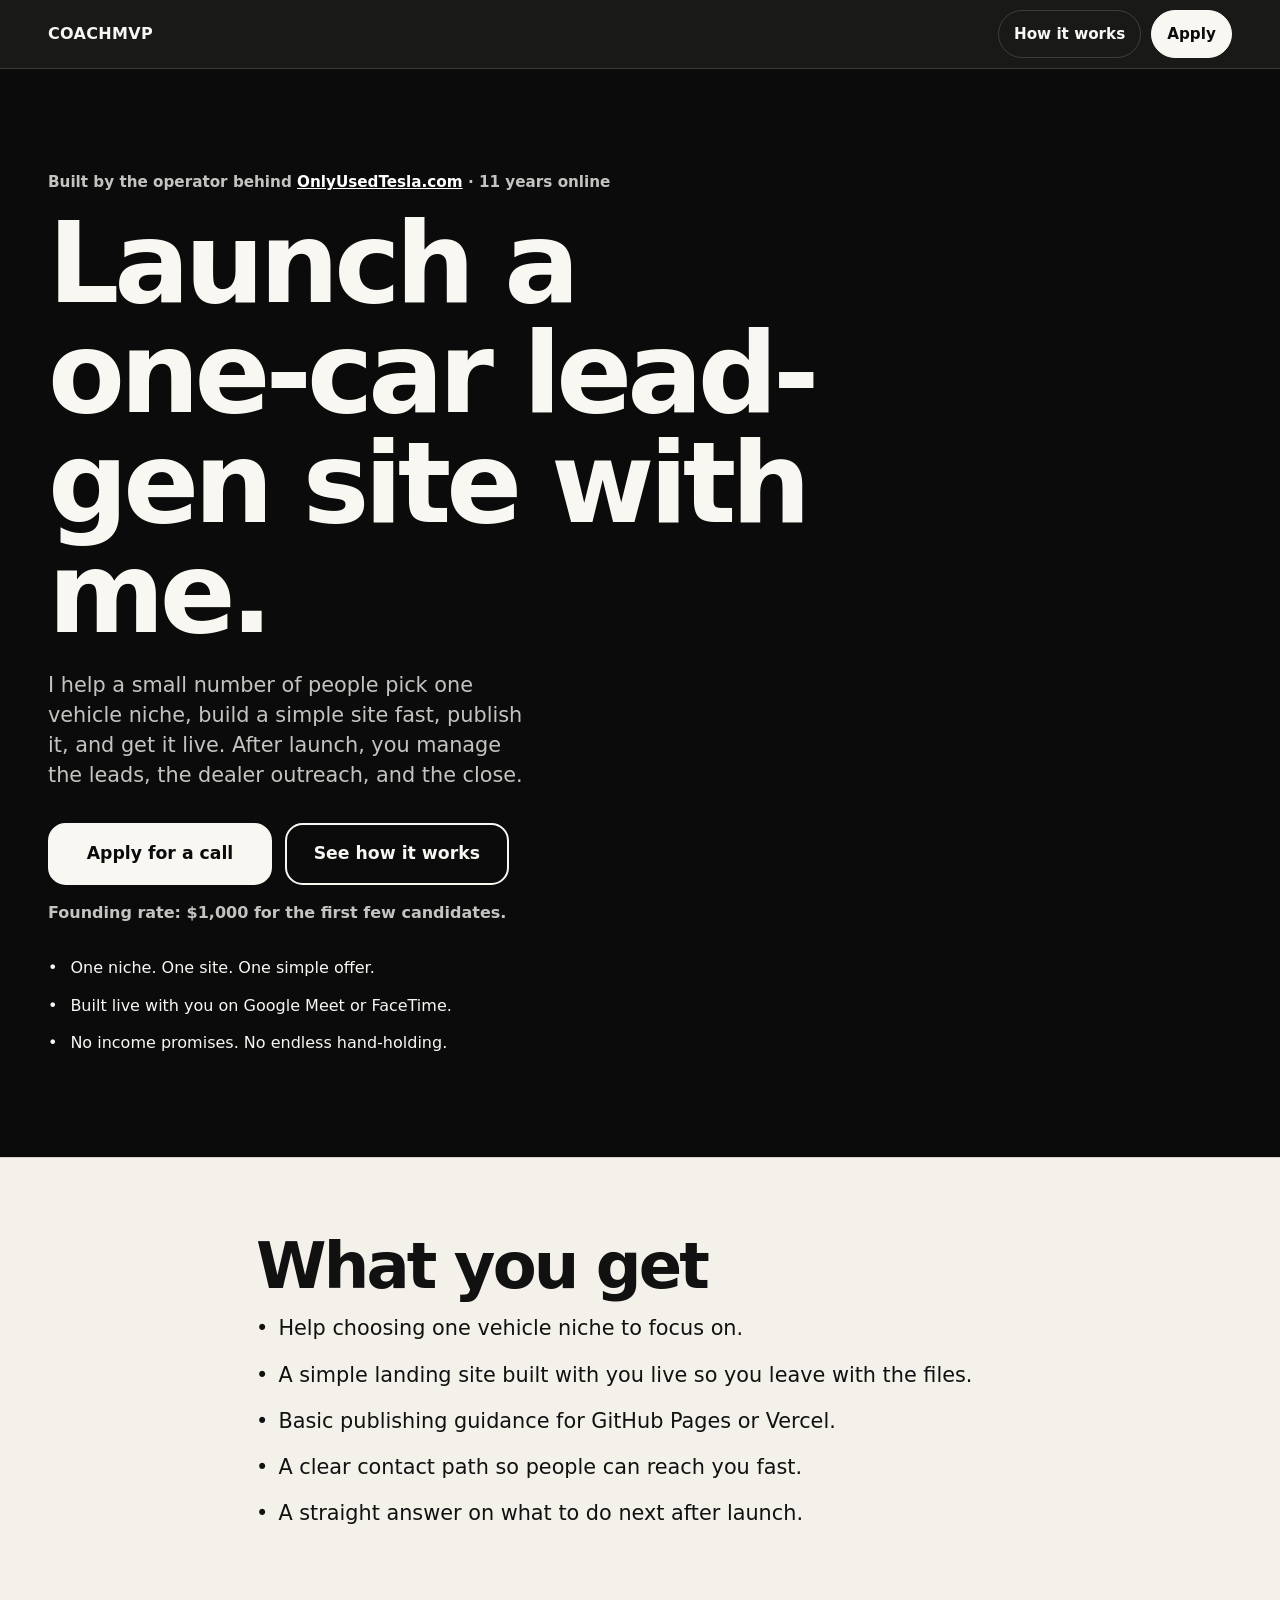
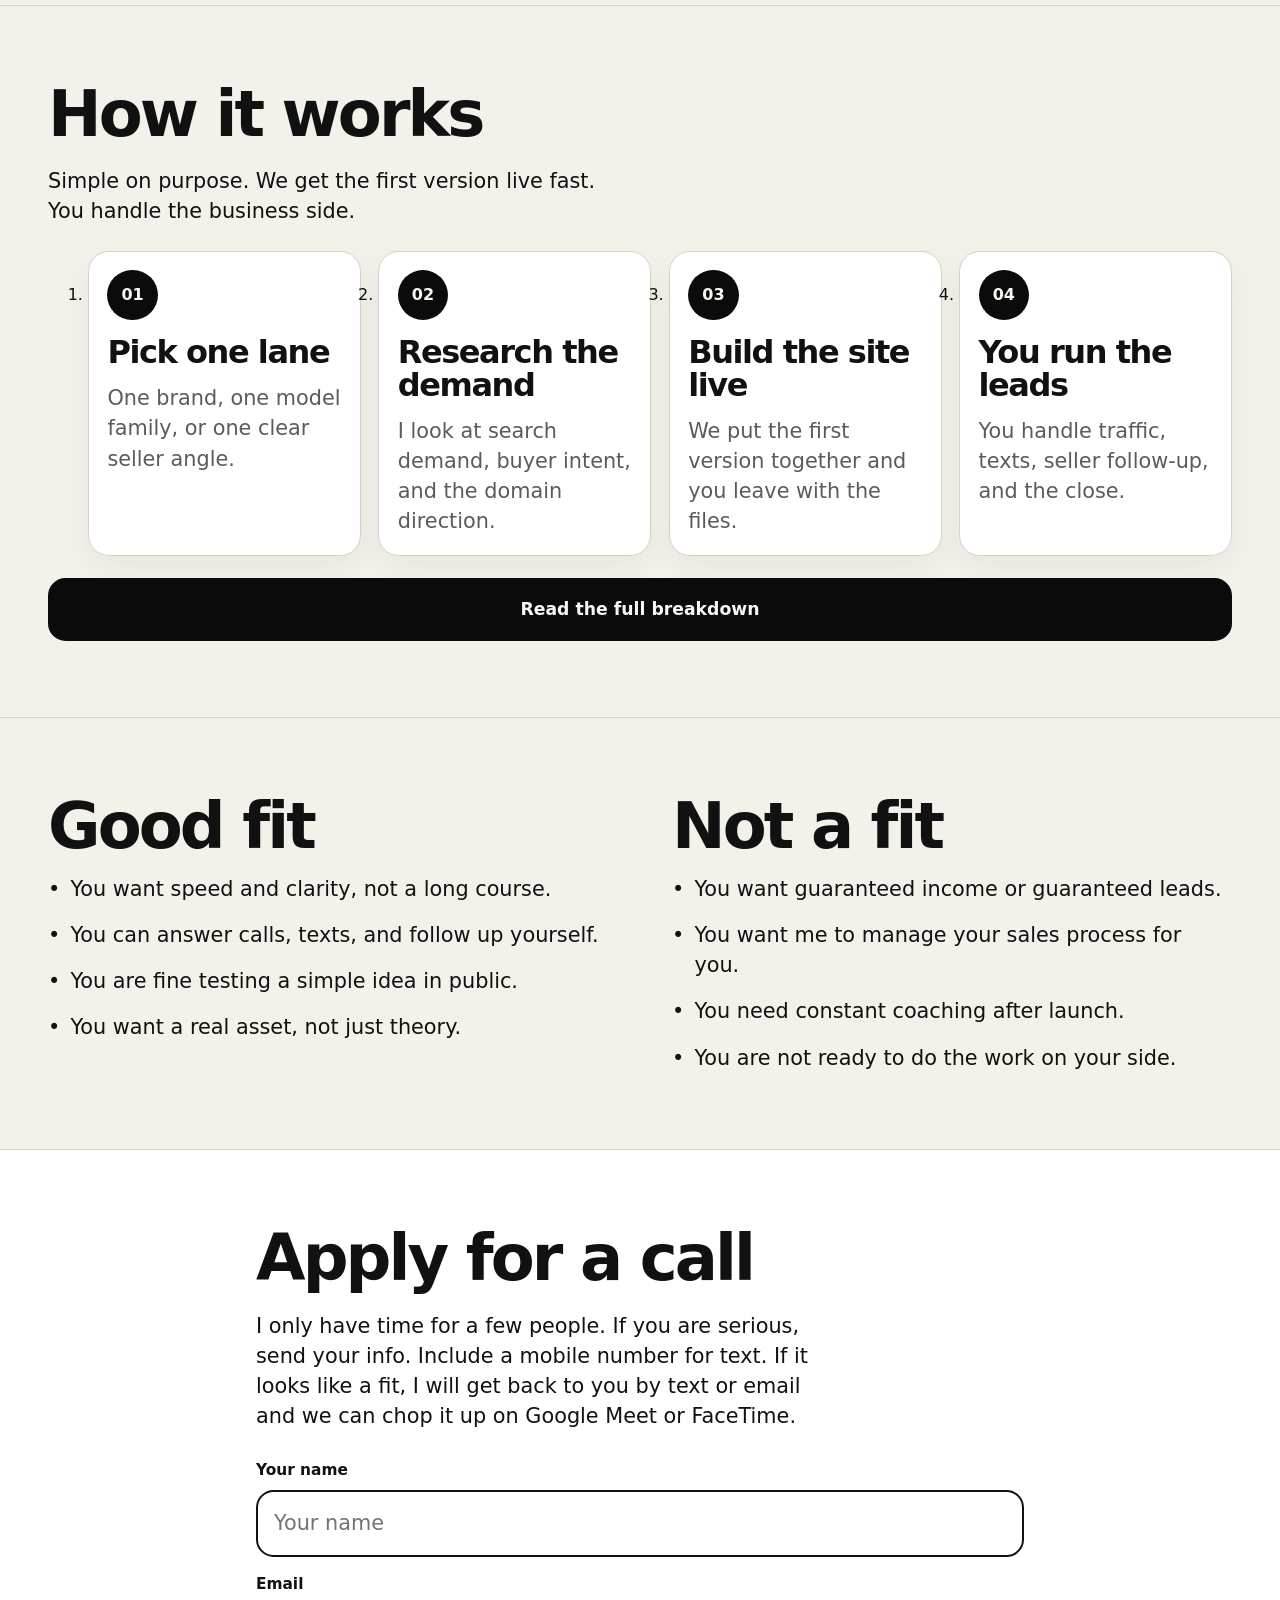
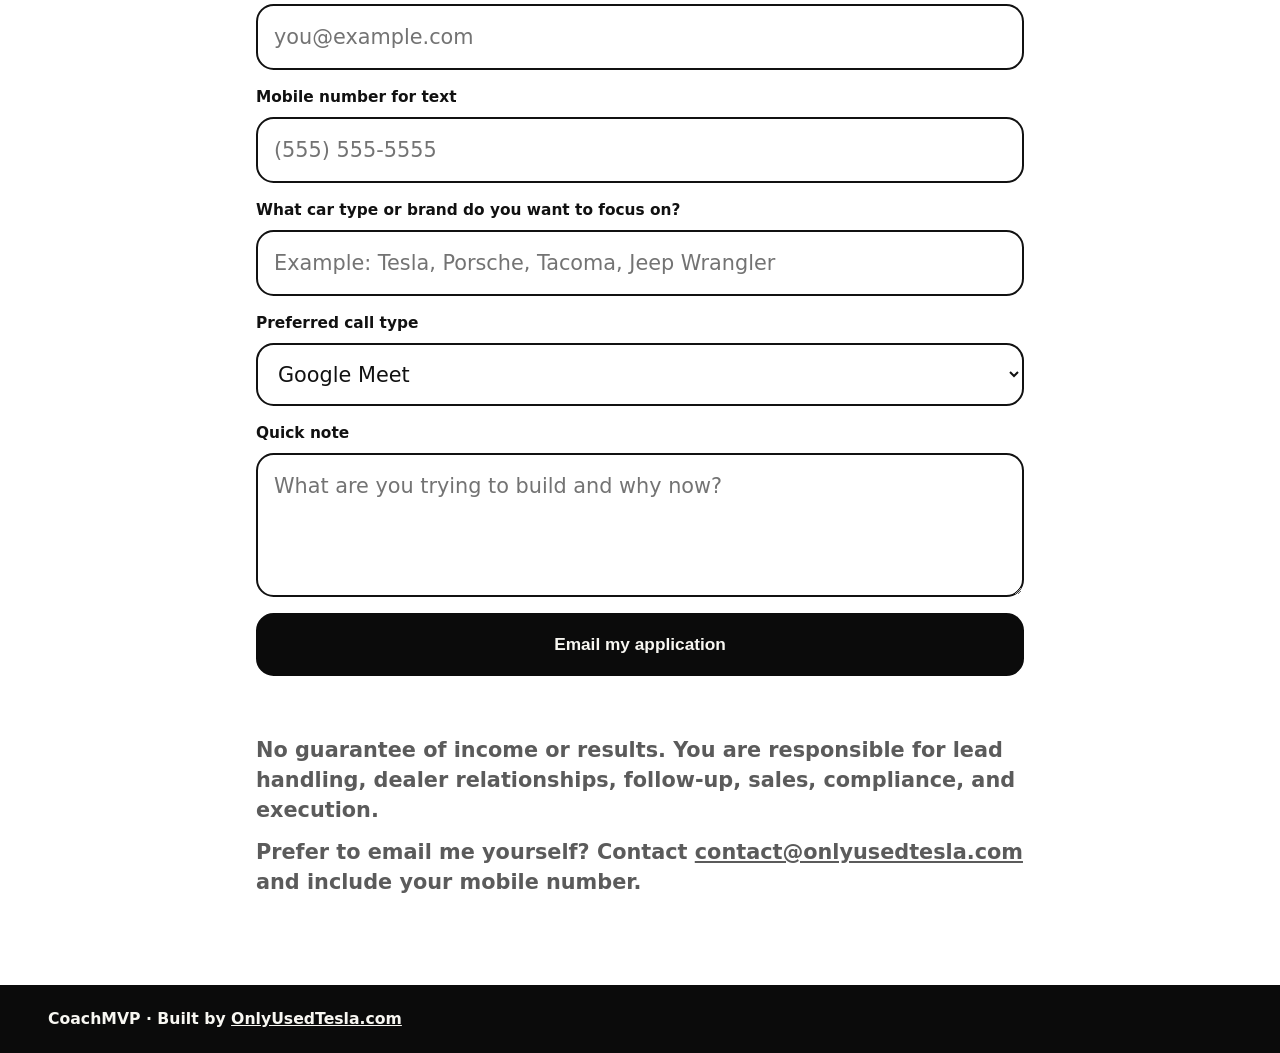
<file: index.html>
<!doctype html>
<html lang="en">
  <head>
    <meta charset="utf-8" />
    <meta name="viewport" content="width=device-width, initial-scale=1" />
    <title>CoachMVP — Launch a one-car lead-gen site</title>
    <meta
      name="description"
      content="CoachMVP helps a small number of people launch a simple one-car lead-gen site fast. Founding rate: $1,000. You manage the leads and the close."
    />
    <meta name="theme-color" content="#0b0b0b" />
    <link rel="stylesheet" href="styles.css" />
  </head>
  <body>
    <a class="skip-link" href="#main">Skip to content</a>

    <header class="site-header" aria-label="Top">
      <div class="wrap header-inner">
        <a class="brand-link" href="index.html" aria-label="CoachMVP home">
          <p class="brand">CoachMVP</p>
        </a>

        <nav class="site-nav" aria-label="Primary">
          <a class="header-link" href="how-it-works.html">How it works</a>
          <a class="header-link header-link-primary" href="#apply">Apply</a>
        </nav>
      </div>
    </header>

    <main id="main">
      <section class="hero" aria-labelledby="hero-title">
        <div class="wrap hero-inner">
          <p class="eyebrow">
            Built by the operator behind
            <a href="https://onlyusedtesla.com/" target="_blank" rel="noopener noreferrer">OnlyUsedTesla.com</a>
            · 11 years online
          </p>

          <h1 id="hero-title">Launch a one-car lead-gen site with me.</h1>

          <p class="lede">
            I help a small number of people pick one vehicle niche, build a simple site fast,
            publish it, and get it live. After launch, you manage the leads, the dealer outreach,
            and the close.
          </p>

          <div class="hero-actions">
            <a class="button button-primary" href="#apply">Apply for a call</a>
            <a class="button" href="how-it-works.html">See how it works</a>
          </div>

          <p class="price-note">
            Founding rate: <strong>$1,000</strong> for the first few candidates.
          </p>

          <ul class="hero-points" aria-label="Quick highlights">
            <li>One niche. One site. One simple offer.</li>
            <li>Built live with you on Google Meet or FaceTime.</li>
            <li>No income promises. No endless hand-holding.</li>
          </ul>
        </div>
      </section>

      <section class="section" aria-labelledby="included-title">
        <div class="wrap narrow">
          <h2 id="included-title">What you get</h2>
          <ul class="detail-list">
            <li>Help choosing one vehicle niche to focus on.</li>
            <li>A simple landing site built with you live so you leave with the files.</li>
            <li>Basic publishing guidance for GitHub Pages or Vercel.</li>
            <li>A clear contact path so people can reach you fast.</li>
            <li>A straight answer on what to do next after launch.</li>
          </ul>
        </div>
      </section>

      <section class="section" aria-labelledby="steps-preview-title">
        <div class="wrap">
          <div class="stack-intro">
            <h2 id="steps-preview-title">How it works</h2>
            <p class="section-copy">
              Simple on purpose. We get the first version live fast. You handle the business side.
            </p>
          </div>

          <ol class="step-grid" aria-label="CoachMVP process preview">
            <li class="step-card">
              <p class="step-number">01</p>
              <h3>Pick one lane</h3>
              <p class="card-copy">One brand, one model family, or one clear seller angle.</p>
            </li>

            <li class="step-card">
              <p class="step-number">02</p>
              <h3>Research the demand</h3>
              <p class="card-copy">I look at search demand, buyer intent, and the domain direction.</p>
            </li>

            <li class="step-card">
              <p class="step-number">03</p>
              <h3>Build the site live</h3>
              <p class="card-copy">We put the first version together and you leave with the files.</p>
            </li>

            <li class="step-card">
              <p class="step-number">04</p>
              <h3>You run the leads</h3>
              <p class="card-copy">You handle traffic, texts, seller follow-up, and the close.</p>
            </li>
          </ol>

          <div class="section-actions">
            <a class="button button-dark" href="how-it-works.html">Read the full breakdown</a>
          </div>
        </div>
      </section>

      <section class="section" aria-labelledby="fit-title">
        <div class="wrap grid-two">
          <div>
            <h2 id="fit-title">Good fit</h2>
            <ul class="detail-list">
              <li>You want speed and clarity, not a long course.</li>
              <li>You can answer calls, texts, and follow up yourself.</li>
              <li>You are fine testing a simple idea in public.</li>
              <li>You want a real asset, not just theory.</li>
            </ul>
          </div>

          <div>
            <h2>Not a fit</h2>
            <ul class="detail-list">
              <li>You want guaranteed income or guaranteed leads.</li>
              <li>You want me to manage your sales process for you.</li>
              <li>You need constant coaching after launch.</li>
              <li>You are not ready to do the work on your side.</li>
            </ul>
          </div>
        </div>
      </section>

      <section class="section section-apply" id="apply" aria-labelledby="apply-title">
        <div class="wrap narrow">
          <h2 id="apply-title">Apply for a call</h2>
          <p class="section-copy">
            I only have time for a few people. If you are serious, send your info. Include a
            mobile number for text. If it looks like a fit, I will get back to you by text or
            email and we can chop it up on Google Meet or FaceTime.
          </p>

          <form id="apply-form" class="contact-form" novalidate>
            <div class="field">
              <label for="full-name">Your name</label>
              <input
                id="full-name"
                name="full-name"
                type="text"
                autocomplete="name"
                placeholder="Your name"
                required
              />
            </div>

            <div class="field">
              <label for="email">Email</label>
              <input
                id="email"
                name="email"
                type="email"
                autocomplete="email"
                inputmode="email"
                placeholder="you@example.com"
                required
              />
            </div>

            <div class="field">
              <label for="mobile">Mobile number for text</label>
              <input
                id="mobile"
                name="mobile"
                type="tel"
                autocomplete="tel"
                inputmode="tel"
                placeholder="(555) 555-5555"
                required
              />
            </div>

            <div class="field">
              <label for="vehicle">What car type or brand do you want to focus on?</label>
              <input
                id="vehicle"
                name="vehicle"
                type="text"
                placeholder="Example: Tesla, Porsche, Tacoma, Jeep Wrangler"
                required
              />
            </div>

            <div class="field">
              <label for="call-type">Preferred call type</label>
              <select id="call-type" name="call-type">
                <option value="Google Meet">Google Meet</option>
                <option value="FaceTime">FaceTime</option>
                <option value="Either">Either is fine</option>
              </select>
            </div>

            <div class="field">
              <label for="note">Quick note</label>
              <textarea
                id="note"
                name="note"
                placeholder="What are you trying to build and why now?"
              ></textarea>
            </div>

            <button class="button button-primary button-submit" type="submit">
              Email my application
            </button>

            <p id="form-status" class="form-status" aria-live="polite"></p>
          </form>

          <div class="fine-print" role="note" aria-label="Important details">
            <p>
              No guarantee of income or results. You are responsible for lead handling, dealer
              relationships, follow-up, sales, compliance, and execution.
            </p>
            <p>
              Prefer to email me yourself? Contact
              <a href="mailto:contact@onlyusedtesla.com">contact@onlyusedtesla.com</a> and include
              your mobile number.
            </p>
          </div>
        </div>
      </section>
    </main>

    <footer class="site-footer">
      <div class="wrap footer-inner">
        <p>
          CoachMVP · Built by
          <a href="https://onlyusedtesla.com/" target="_blank" rel="noopener noreferrer">OnlyUsedTesla.com</a>
        </p>
      </div>
    </footer>

    <script>
      (function () {
        const form = document.getElementById('apply-form');
        const status = document.getElementById('form-status');
        const recipient = 'contact@onlyusedtesla.com';

        form.addEventListener('submit', function (event) {
          event.preventDefault();

          if (!form.reportValidity()) {
            status.textContent = 'Please fill out the required fields first.';
            return;
          }

          const data = new FormData(form);
          const name = (data.get('full-name') || '').toString().trim();
          const email = (data.get('email') || '').toString().trim();
          const mobile = (data.get('mobile') || '').toString().trim();
          const vehicle = (data.get('vehicle') || '').toString().trim();
          const callType = (data.get('call-type') || '').toString().trim();
          const note = (data.get('note') || '').toString().trim();

          const subject = `CoachMVP application - ${name}`;
          const bodyLines = [
            'CoachMVP application',
            '',
            `Name: ${name}`,
            `Email: ${email}`,
            `Mobile for text: ${mobile}`,
            `Vehicle niche: ${vehicle}`,
            `Preferred call type: ${callType}`,
            '',
            'Quick note:',
            note || 'None provided'
          ];

          const body = bodyLines.join('\n');
          const mailto = `mailto:${recipient}?subject=${encodeURIComponent(subject)}&body=${encodeURIComponent(body)}`;

          status.textContent =
            'Your email app should open with a prefilled application. If it does not, email contact@onlyusedtesla.com directly.';
          window.location.href = mailto;
        });
      })();
    </script>
  </body>
</html>
</file>
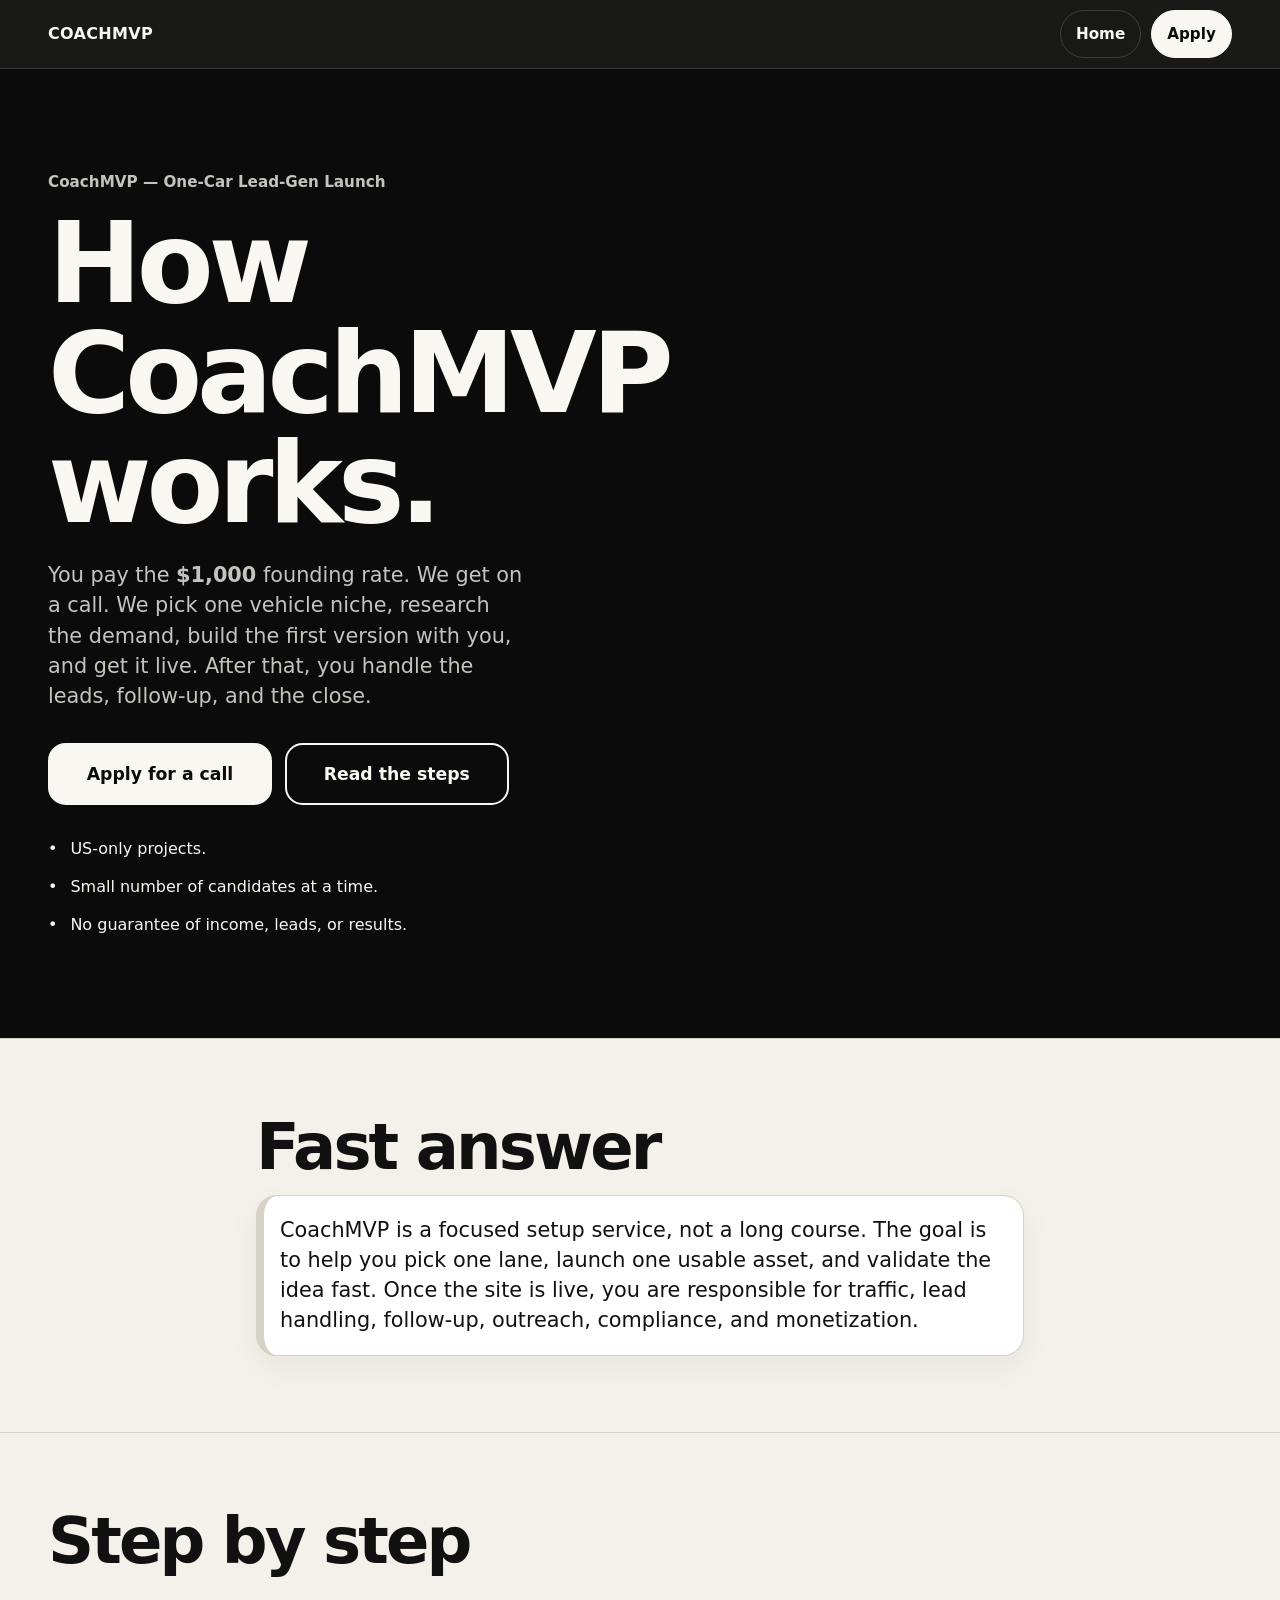
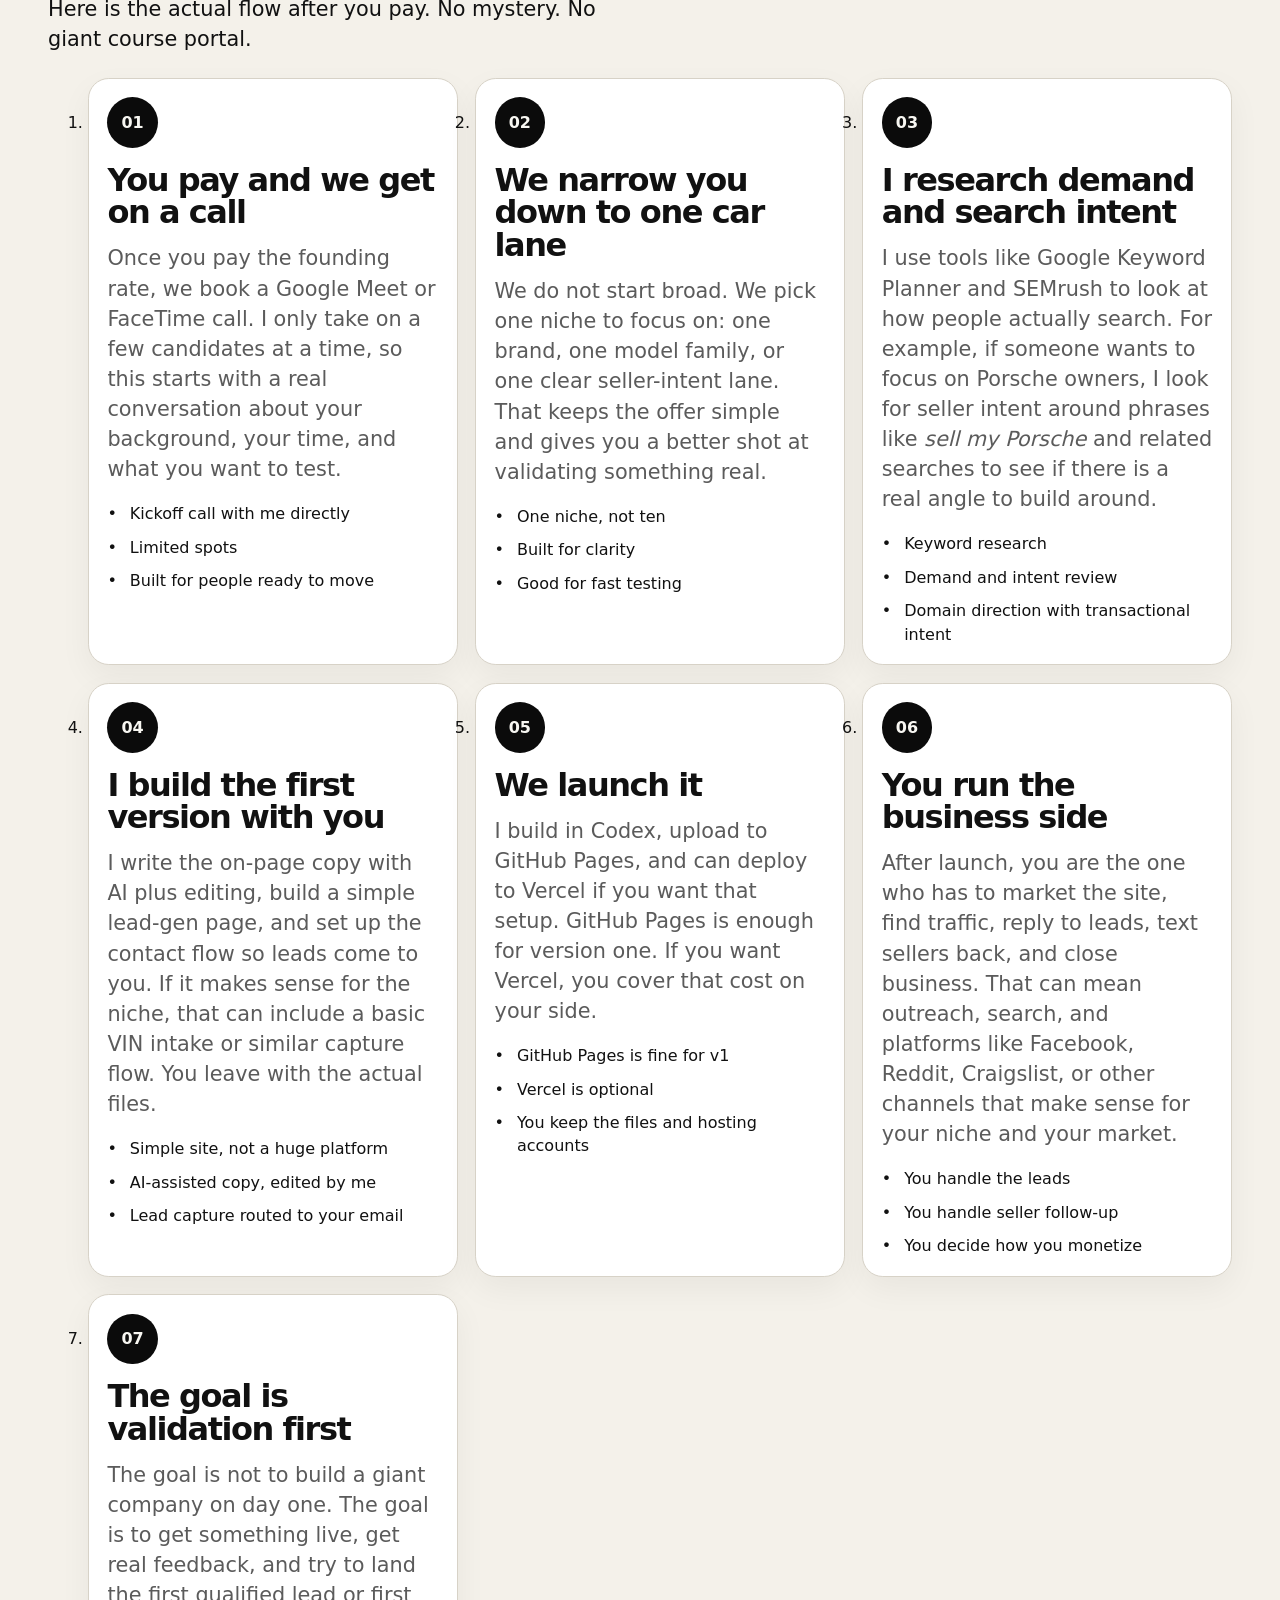
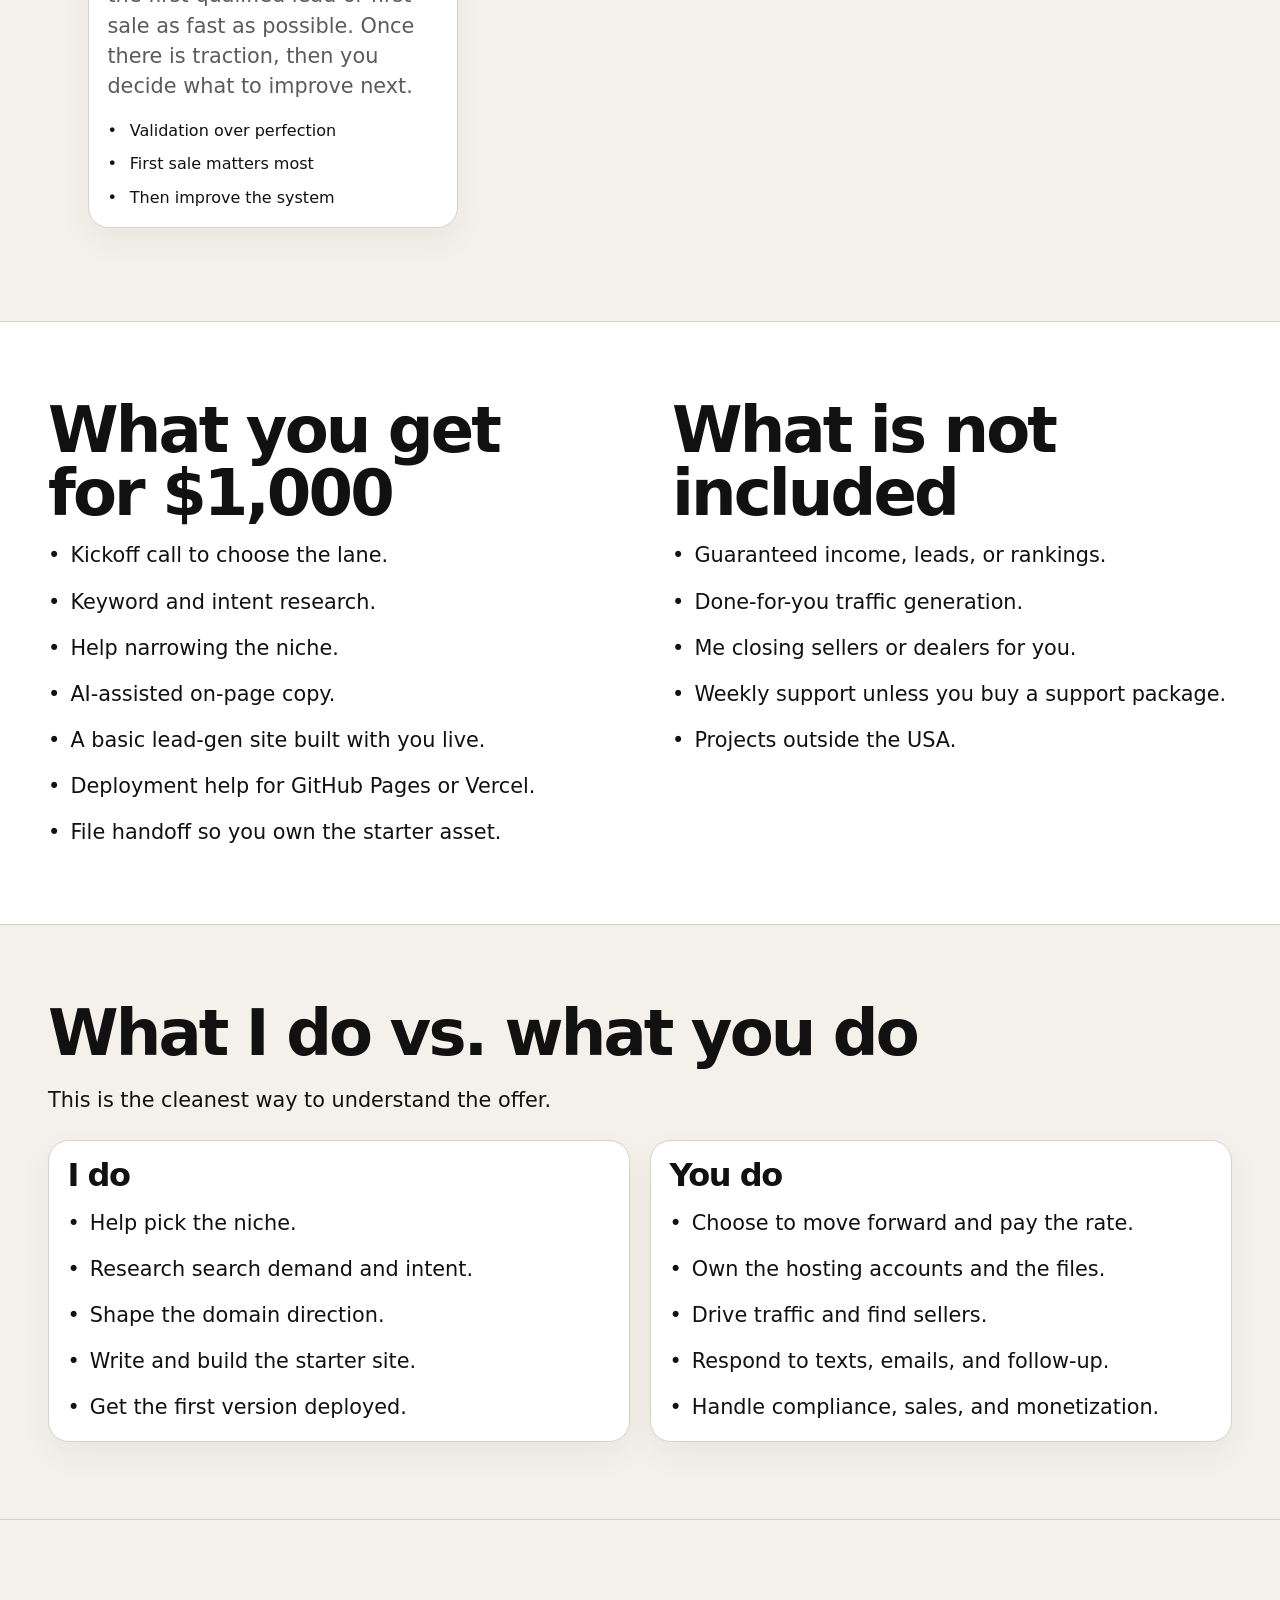
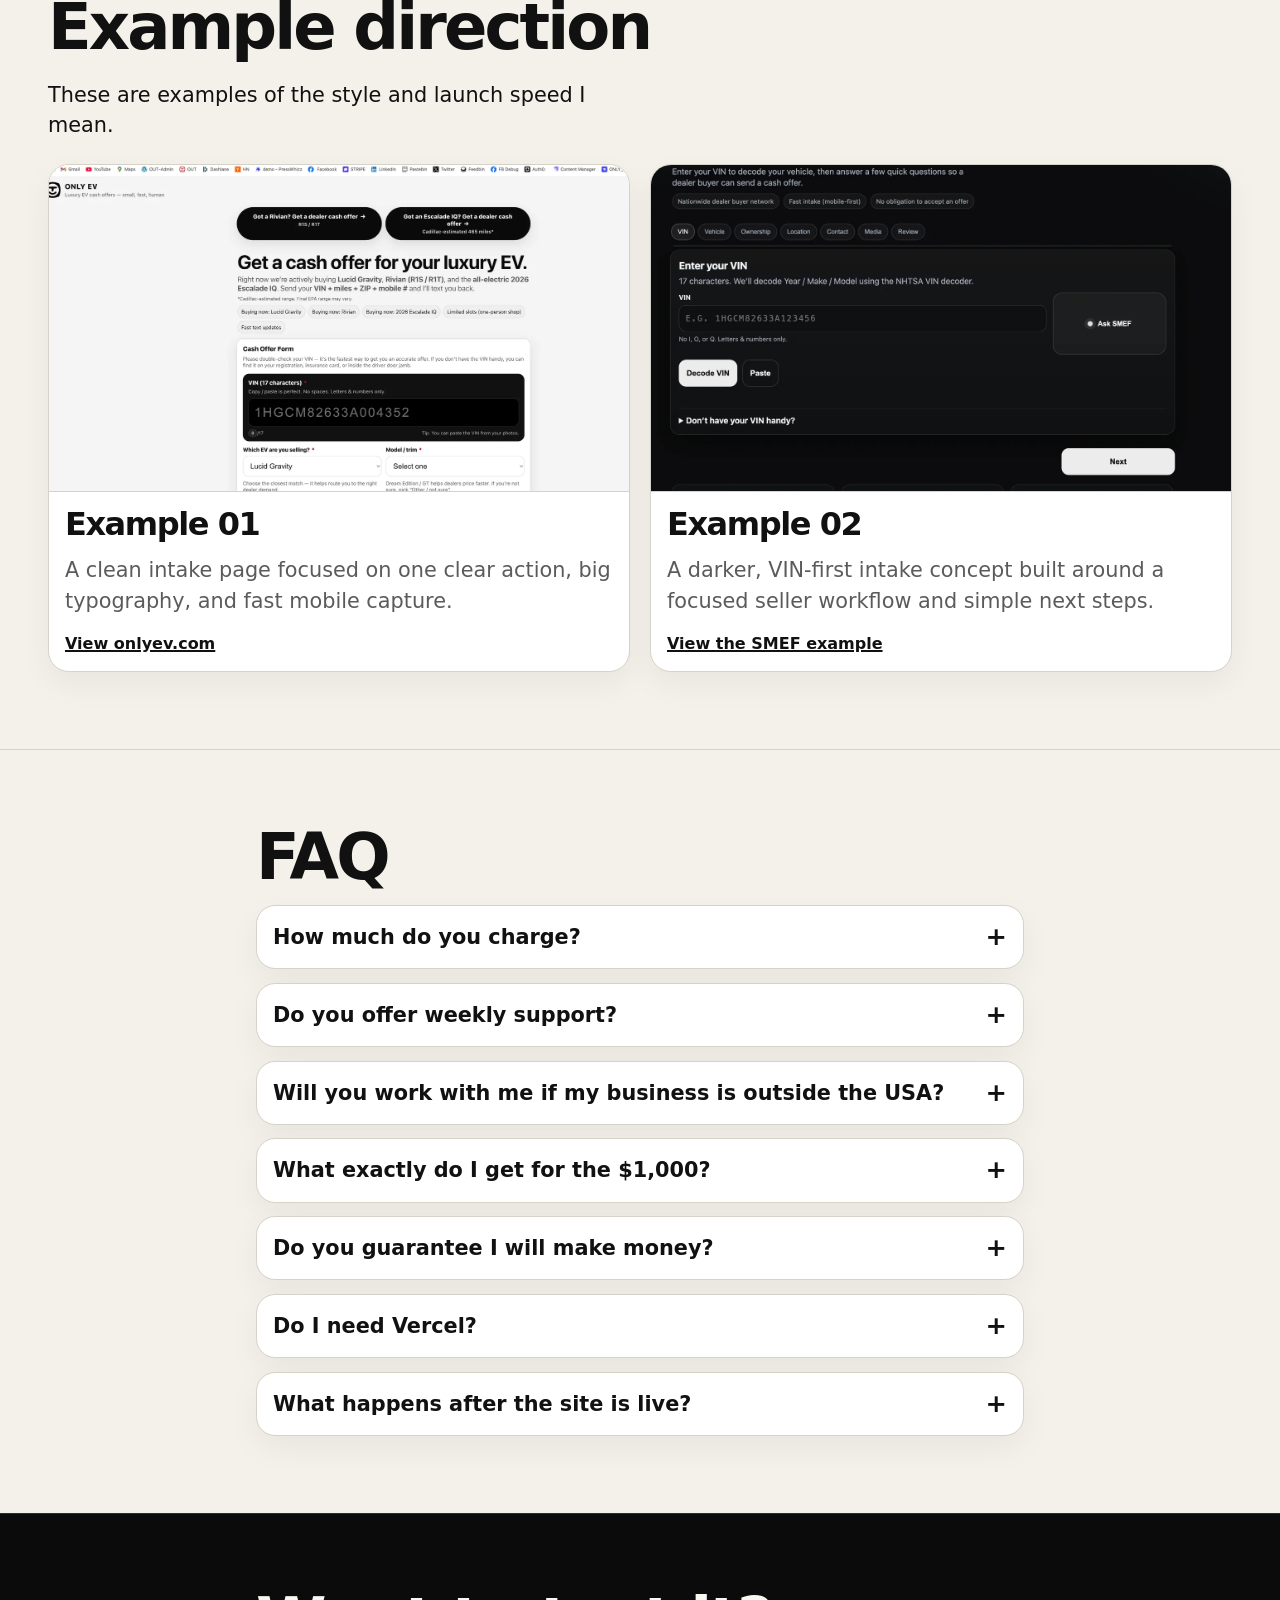
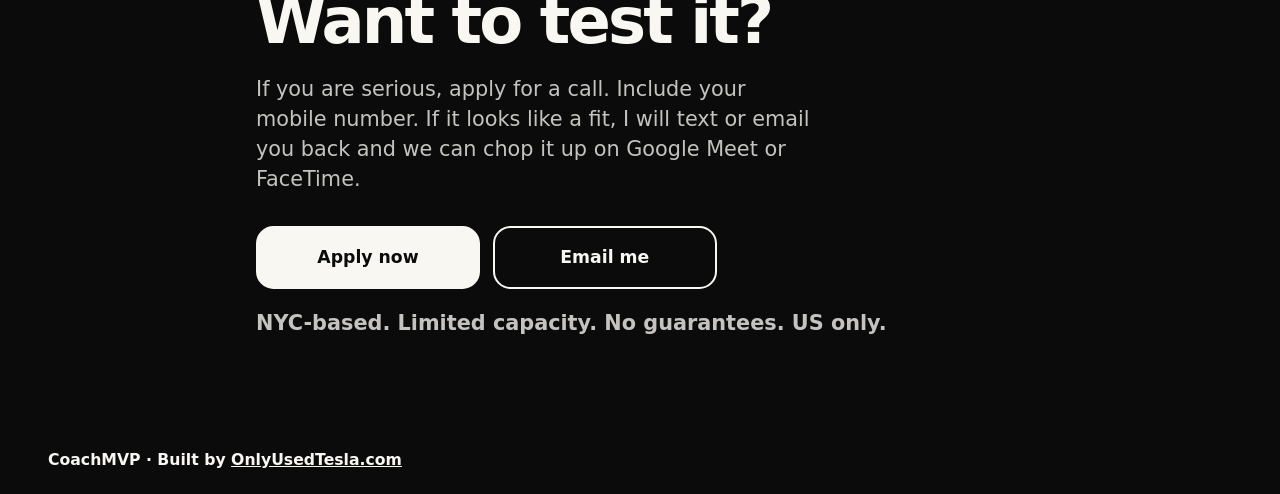
<file: how-it-works.html>
<!doctype html>
<html lang="en">
  <head>
    <meta charset="utf-8" />
    <meta name="viewport" content="width=device-width, initial-scale=1" />
    <title>How CoachMVP Works — CoachMVP</title>
    <meta
      name="description"
      content="How CoachMVP works: kickoff call, niche selection, keyword research, site build, launch, and what you are responsible for after the site goes live."
    />
    <meta name="theme-color" content="#0b0b0b" />
    <link rel="stylesheet" href="styles.css" />
  </head>
  <body>
    <a class="skip-link" href="#main">Skip to content</a>

    <header class="site-header" aria-label="Top">
      <div class="wrap header-inner">
        <a class="brand-link" href="index.html" aria-label="CoachMVP home">
          <p class="brand">CoachMVP</p>
        </a>

        <nav class="site-nav" aria-label="Primary">
          <a class="header-link" href="index.html">Home</a>
          <a class="header-link header-link-primary" href="index.html#apply">Apply</a>
        </nav>
      </div>
    </header>

    <main id="main">
      <section class="hero hero-compact" aria-labelledby="hero-title">
        <div class="wrap hero-inner">
          <p class="eyebrow">CoachMVP — One-Car Lead-Gen Launch</p>
          <h1 id="hero-title">How CoachMVP works.</h1>
          <p class="lede">
            You pay the <strong>$1,000</strong> founding rate. We get on a call. We pick one
            vehicle niche, research the demand, build the first version with you, and get it live.
            After that, you handle the leads, follow-up, and the close.
          </p>

          <div class="hero-actions">
            <a class="button button-primary" href="index.html#apply">Apply for a call</a>
            <a class="button" href="#steps">Read the steps</a>
          </div>

          <ul class="hero-points" aria-label="Quick highlights">
            <li>US-only projects.</li>
            <li>Small number of candidates at a time.</li>
            <li>No guarantee of income, leads, or results.</li>
          </ul>
        </div>
      </section>

      <section class="section" aria-labelledby="summary-title">
        <div class="wrap narrow">
          <h2 id="summary-title">Fast answer</h2>
          <div class="callout">
            <p>
              CoachMVP is a focused setup service, not a long course. The goal is to help you pick
              one lane, launch one usable asset, and validate the idea fast. Once the site is live,
              you are responsible for traffic, lead handling, follow-up, outreach, compliance, and
              monetization.
            </p>
          </div>
        </div>
      </section>

      <section class="section" id="steps" aria-labelledby="steps-title">
        <div class="wrap">
          <div class="stack-intro">
            <h2 id="steps-title">Step by step</h2>
            <p class="section-copy">
              Here is the actual flow after you pay. No mystery. No giant course portal.
            </p>
          </div>

          <ol class="step-grid step-grid-detailed" aria-label="Detailed CoachMVP process">
            <li class="step-card">
              <p class="step-number">01</p>
              <h3>You pay and we get on a call</h3>
              <p class="card-copy">
                Once you pay the founding rate, we book a Google Meet or FaceTime call. I only take
                on a few candidates at a time, so this starts with a real conversation about your
                background, your time, and what you want to test.
              </p>
              <ul class="card-list">
                <li>Kickoff call with me directly</li>
                <li>Limited spots</li>
                <li>Built for people ready to move</li>
              </ul>
            </li>

            <li class="step-card">
              <p class="step-number">02</p>
              <h3>We narrow you down to one car lane</h3>
              <p class="card-copy">
                We do not start broad. We pick one niche to focus on: one brand, one model family,
                or one clear seller-intent lane. That keeps the offer simple and gives you a better
                shot at validating something real.
              </p>
              <ul class="card-list">
                <li>One niche, not ten</li>
                <li>Built for clarity</li>
                <li>Good for fast testing</li>
              </ul>
            </li>

            <li class="step-card">
              <p class="step-number">03</p>
              <h3>I research demand and search intent</h3>
              <p class="card-copy">
                I use tools like Google Keyword Planner and SEMrush to look at how people actually
                search. For example, if someone wants to focus on Porsche owners, I look for seller
                intent around phrases like <em>sell my Porsche</em> and related searches to see if
                there is a real angle to build around.
              </p>
              <ul class="card-list">
                <li>Keyword research</li>
                <li>Demand and intent review</li>
                <li>Domain direction with transactional intent</li>
              </ul>
            </li>

            <li class="step-card">
              <p class="step-number">04</p>
              <h3>I build the first version with you</h3>
              <p class="card-copy">
                I write the on-page copy with AI plus editing, build a simple lead-gen page, and set
                up the contact flow so leads come to you. If it makes sense for the niche, that can
                include a basic VIN intake or similar capture flow. You leave with the actual files.
              </p>
              <ul class="card-list">
                <li>Simple site, not a huge platform</li>
                <li>AI-assisted copy, edited by me</li>
                <li>Lead capture routed to your email</li>
              </ul>
            </li>

            <li class="step-card">
              <p class="step-number">05</p>
              <h3>We launch it</h3>
              <p class="card-copy">
                I build in Codex, upload to GitHub Pages, and can deploy to Vercel if you want that
                setup. GitHub Pages is enough for version one. If you want Vercel, you cover that
                cost on your side.
              </p>
              <ul class="card-list">
                <li>GitHub Pages is fine for v1</li>
                <li>Vercel is optional</li>
                <li>You keep the files and hosting accounts</li>
              </ul>
            </li>

            <li class="step-card">
              <p class="step-number">06</p>
              <h3>You run the business side</h3>
              <p class="card-copy">
                After launch, you are the one who has to market the site, find traffic, reply to
                leads, text sellers back, and close business. That can mean outreach, search, and
                platforms like Facebook, Reddit, Craigslist, or other channels that make sense for
                your niche and your market.
              </p>
              <ul class="card-list">
                <li>You handle the leads</li>
                <li>You handle seller follow-up</li>
                <li>You decide how you monetize</li>
              </ul>
            </li>

            <li class="step-card">
              <p class="step-number">07</p>
              <h3>The goal is validation first</h3>
              <p class="card-copy">
                The goal is not to build a giant company on day one. The goal is to get something
                live, get real feedback, and try to land the first qualified lead or first sale as
                fast as possible. Once there is traction, then you decide what to improve next.
              </p>
              <ul class="card-list">
                <li>Validation over perfection</li>
                <li>First sale matters most</li>
                <li>Then improve the system</li>
              </ul>
            </li>
          </ol>
        </div>
      </section>

      <section class="section section-soft" aria-labelledby="included-title">
        <div class="wrap grid-two">
          <div>
            <h2 id="included-title">What you get for $1,000</h2>
            <ul class="detail-list">
              <li>Kickoff call to choose the lane.</li>
              <li>Keyword and intent research.</li>
              <li>Help narrowing the niche.</li>
              <li>AI-assisted on-page copy.</li>
              <li>A basic lead-gen site built with you live.</li>
              <li>Deployment help for GitHub Pages or Vercel.</li>
              <li>File handoff so you own the starter asset.</li>
            </ul>
          </div>

          <div>
            <h2>What is not included</h2>
            <ul class="detail-list">
              <li>Guaranteed income, leads, or rankings.</li>
              <li>Done-for-you traffic generation.</li>
              <li>Me closing sellers or dealers for you.</li>
              <li>Weekly support unless you buy a support package.</li>
              <li>Projects outside the USA.</li>
            </ul>
          </div>
        </div>
      </section>

      <section class="section" aria-labelledby="roles-title">
        <div class="wrap">
          <div class="stack-intro">
            <h2 id="roles-title">What I do vs. what you do</h2>
            <p class="section-copy">
              This is the cleanest way to understand the offer.
            </p>
          </div>

          <div class="split-cards">
            <article class="role-card">
              <h3>I do</h3>
              <ul class="detail-list">
                <li>Help pick the niche.</li>
                <li>Research search demand and intent.</li>
                <li>Shape the domain direction.</li>
                <li>Write and build the starter site.</li>
                <li>Get the first version deployed.</li>
              </ul>
            </article>

            <article class="role-card">
              <h3>You do</h3>
              <ul class="detail-list">
                <li>Choose to move forward and pay the rate.</li>
                <li>Own the hosting accounts and the files.</li>
                <li>Drive traffic and find sellers.</li>
                <li>Respond to texts, emails, and follow-up.</li>
                <li>Handle compliance, sales, and monetization.</li>
              </ul>
            </article>
          </div>
        </div>
      </section>

      <section class="section" aria-labelledby="examples-title">
        <div class="wrap">
          <div class="stack-intro">
            <h2 id="examples-title">Example direction</h2>
            <p class="section-copy">
              These are examples of the style and launch speed I mean.
            </p>
          </div>

          <div class="examples-grid">
            <article class="example-card">
              <figure class="example-figure">
                <img
                  src="assets/onlyev-example.webp"
                  alt="Screenshot of the Only EV cash-offer intake page."
                  loading="lazy"
                />
              </figure>
              <div class="example-body">
                <h3>Example 01</h3>
                <p class="card-copy">
                  A clean intake page focused on one clear action, big typography, and fast mobile
                  capture.
                </p>
                <p class="example-link-wrap">
                  <a class="inline-link" href="https://onlyev.com/" target="_blank" rel="noopener noreferrer">View onlyev.com</a>
                </p>
              </div>
            </article>

            <article class="example-card">
              <figure class="example-figure">
                <img
                  src="assets/smef-example.webp"
                  alt="Screenshot of the SMEF cash-offer site with a VIN-first flow."
                  loading="lazy"
                />
              </figure>
              <div class="example-body">
                <h3>Example 02</h3>
                <p class="card-copy">
                  A darker, VIN-first intake concept built around a focused seller workflow and
                  simple next steps.
                </p>
                <p class="example-link-wrap">
                  <a class="inline-link" href="https://adamqureshi.com/smef-cash-offer/" target="_blank" rel="noopener noreferrer">View the SMEF example</a>
                </p>
              </div>
            </article>
          </div>
        </div>
      </section>

      <section class="section" aria-labelledby="faq-title">
        <div class="wrap narrow">
          <h2 id="faq-title">FAQ</h2>

          <div class="faq-list">
            <details class="faq-item">
              <summary>How much do you charge?</summary>
              <p>The founding rate is $1,000 for CoachMVP.</p>
            </details>

            <details class="faq-item">
              <summary>Do you offer weekly support?</summary>
              <p>Yes, but only if you buy a separate support package.</p>
            </details>

            <details class="faq-item">
              <summary>Will you work with me if my business is outside the USA?</summary>
              <p>No. I am only taking US-based projects for this offer.</p>
            </details>

            <details class="faq-item">
              <summary>What exactly do I get for the $1,000?</summary>
              <p>
                You get the kickoff call, niche narrowing, keyword and intent research, on-page
                copy, a basic starter site built with you live, and deployment help.
              </p>
            </details>

            <details class="faq-item">
              <summary>Do you guarantee I will make money?</summary>
              <p>
                No. I do not guarantee income, leads, search rankings, or results. This is a setup
                and launch offer. What happens next depends on your market, follow-up, offer,
                traffic, and execution.
              </p>
            </details>

            <details class="faq-item">
              <summary>Do I need Vercel?</summary>
              <p>
                No. GitHub Pages is enough for version one. If you want Vercel, that is optional
                and you pay for it.
              </p>
            </details>

            <details class="faq-item">
              <summary>What happens after the site is live?</summary>
              <p>
                You handle lead generation, text follow-up, seller conversations, dealer outreach,
                sales, and operations. The goal is to validate quickly and then improve from real
                feedback.
              </p>
            </details>
          </div>
        </div>
      </section>

      <section class="section section-dark" aria-labelledby="cta-title">
        <div class="wrap narrow">
          <h2 id="cta-title">Want to test it?</h2>
          <p class="section-copy section-copy-inverse">
            If you are serious, apply for a call. Include your mobile number. If it looks like a
            fit, I will text or email you back and we can chop it up on Google Meet or FaceTime.
          </p>

          <div class="hero-actions">
            <a class="button button-primary" href="index.html#apply">Apply now</a>
            <a class="button" href="mailto:contact@onlyusedtesla.com?subject=CoachMVP%20question">Email me</a>
          </div>

          <div class="fine-print fine-print-inverse" role="note" aria-label="Important details">
            <p>NYC-based. Limited capacity. No guarantees. US only.</p>
          </div>
        </div>
      </section>
    </main>

    <footer class="site-footer">
      <div class="wrap footer-inner">
        <p>
          CoachMVP · Built by
          <a href="https://onlyusedtesla.com/" target="_blank" rel="noopener noreferrer">OnlyUsedTesla.com</a>
        </p>
      </div>
    </footer>
  </body>
</html>
</file>
<file: styles.css>
:root {
  --bg: #f4f1ea;
  --surface: #ffffff;
  --surface-soft: #ebe6db;
  --surface-strong: #0b0b0b;
  --surface-card: #ffffff;
  --text: #111111;
  --text-inverse: #f8f7f2;
  --muted: #5b5b5b;
  --muted-inverse: rgba(248, 247, 242, 0.78);
  --line: #d7d2c7;
  --line-inverse: rgba(255, 255, 255, 0.14);
  --focus: #1b5cff;
  --radius: 1.1rem;
  --shadow: 0 20px 60px rgba(0, 0, 0, 0.08);
  --shadow-soft: 0 12px 32px rgba(0, 0, 0, 0.05);
}

* {
  box-sizing: border-box;
}

html {
  scroll-behavior: smooth;
}

body {
  margin: 0;
  background: var(--bg);
  color: var(--text);
  font-family: Inter, ui-sans-serif, system-ui, -apple-system, BlinkMacSystemFont, "Segoe UI", sans-serif;
  line-height: 1.45;
  text-rendering: optimizeLegibility;
}

img {
  max-width: 100%;
  display: block;
}

a {
  color: inherit;
}

a:hover {
  text-decoration-thickness: 0.14em;
}

.skip-link {
  position: absolute;
  left: 1rem;
  top: -10rem;
  z-index: 1000;
  background: var(--surface);
  color: var(--text);
  padding: 0.85rem 1rem;
  border-radius: 0.85rem;
  border: 2px solid var(--text);
  font-weight: 800;
}

.skip-link:focus {
  top: 1rem;
}

.wrap {
  width: min(100% - 1.5rem, 74rem);
  margin-inline: auto;
}

.narrow {
  width: min(100% - 1.5rem, 48rem);
  margin-inline: auto;
}

.site-header {
  position: sticky;
  top: 0;
  z-index: 50;
  background: rgba(11, 11, 11, 0.94);
  border-bottom: 1px solid var(--line-inverse);
  backdrop-filter: blur(10px);
}

.header-inner,
.footer-inner {
  display: flex;
  align-items: center;
  justify-content: space-between;
  gap: 1rem;
  min-height: 4.25rem;
}

.brand-link {
  display: inline-flex;
  text-decoration: none;
}

.site-nav {
  display: flex;
  flex-wrap: wrap;
  justify-content: flex-end;
  gap: 0.6rem;
}

.brand,
.header-link,
.eyebrow,
.price-note,
label,
.button,
.fine-print,
.form-status,
.step-number,
summary,
.inline-link,
.example-link-wrap {
  font-weight: 800;
}

.brand {
  margin: 0;
  color: var(--text-inverse);
  font-size: 1rem;
  letter-spacing: 0.02em;
  text-transform: uppercase;
}

.header-link {
  display: inline-flex;
  align-items: center;
  justify-content: center;
  min-height: 3rem;
  padding: 0 0.95rem;
  border-radius: 999px;
  border: 1px solid rgba(255, 255, 255, 0.16);
  color: var(--text-inverse);
  text-decoration: none;
  font-size: 0.95rem;
  background: transparent;
}

.header-link-primary {
  background: var(--text-inverse);
  border-color: var(--text-inverse);
  color: var(--surface-strong);
}

.hero {
  min-height: calc(100svh - 4.25rem);
  background: var(--surface-strong);
  color: var(--text-inverse);
  display: grid;
  align-items: center;
}

.hero-compact {
  min-height: auto;
}

.hero-inner {
  padding-block: clamp(3rem, 8vw, 6.5rem);
}

.eyebrow {
  margin: 0 0 1rem;
  font-size: 0.95rem;
  color: var(--muted-inverse);
}

.eyebrow a {
  color: #ffffff;
}

h1,
h2,
h3 {
  margin: 0;
  letter-spacing: -0.045em;
}

h1,
h2 {
  line-height: 0.98;
}

h1 {
  max-width: 10ch;
  font-size: clamp(3rem, 13vw, 7rem);
}

h2 {
  font-size: clamp(2.2rem, 7vw, 4rem);
  margin-bottom: 1rem;
}

h3 {
  font-size: clamp(1.45rem, 4.5vw, 2rem);
  line-height: 1.02;
}

.lede,
.section-copy,
.detail-list li,
.card-copy,
.contact-form input,
.contact-form select,
.contact-form textarea,
.fine-print p,
.callout p,
.faq-item p,
summary {
  font-size: clamp(1.05rem, 3.2vw, 1.3rem);
}

.lede {
  max-width: 36ch;
  margin: 1.35rem 0 0;
  color: var(--muted-inverse);
}

.hero-actions {
  margin-top: 2rem;
  display: grid;
  gap: 0.8rem;
  max-width: 23rem;
}

.price-note {
  margin: 1rem 0 0;
  font-size: 1rem;
  color: var(--muted-inverse);
}

.hero-points,
.detail-list,
.card-list {
  list-style: none;
  padding: 0;
  margin: 0;
}

.hero-points {
  margin-top: 2rem;
  max-width: 40rem;
  display: grid;
  gap: 0.9rem;
}

.hero-points li,
.detail-list li,
.card-list li {
  position: relative;
  padding-left: 1.4rem;
}

.hero-points li::before,
.detail-list li::before,
.card-list li::before {
  content: "•";
  position: absolute;
  left: 0;
  top: 0;
}

.section {
  padding-block: clamp(3rem, 6vw, 5rem);
  border-top: 1px solid var(--line);
}

.section-soft {
  background: var(--surface);
}

.section-dark {
  background: var(--surface-strong);
  color: var(--text-inverse);
  border-top-color: var(--line-inverse);
}

.section-apply {
  background: var(--surface);
}

.grid-two,
.split-cards,
.examples-grid,
.step-grid {
  display: grid;
  gap: 1rem;
}

.stack-intro {
  margin-bottom: 1.5rem;
}

.detail-list {
  display: grid;
  gap: 1rem;
}

.button {
  appearance: none;
  border: 2px solid var(--text-inverse);
  background: transparent;
  color: var(--text-inverse);
  text-decoration: none;
  display: inline-flex;
  align-items: center;
  justify-content: center;
  width: 100%;
  min-height: 3.9rem;
  padding: 0.95rem 1.2rem;
  border-radius: var(--radius);
  font-size: 1.08rem;
  cursor: pointer;
  text-align: center;
}

.button-primary {
  background: var(--text-inverse);
  color: var(--surface-strong);
  border-color: var(--text-inverse);
}

.button-dark {
  width: 100%;
  border-color: var(--surface-strong);
  background: var(--surface-strong);
  color: var(--text-inverse);
}

.button-submit {
  width: 100%;
  border-color: var(--surface-strong);
  background: var(--surface-strong);
  color: var(--text-inverse);
}

.section-actions {
  margin-top: 1.4rem;
}

.callout {
  border: 1px solid var(--line);
  border-left-width: 0.5rem;
  border-radius: calc(var(--radius) + 0.2rem);
  background: var(--surface);
  padding: 1.2rem 1.2rem 1.2rem 1rem;
  box-shadow: var(--shadow-soft);
}

.callout p {
  margin: 0;
}

.step-grid {
  counter-reset: steps;
}

.step-grid-detailed {
  gap: 1rem;
}

.step-card,
.role-card,
.example-card {
  border: 1px solid var(--line);
  border-radius: calc(var(--radius) + 0.2rem);
  background: var(--surface-card);
  box-shadow: var(--shadow-soft);
}

.step-card,
.role-card {
  padding: 1.15rem;
}

.step-number {
  display: inline-flex;
  align-items: center;
  justify-content: center;
  min-width: 3.15rem;
  min-height: 3.15rem;
  padding: 0 0.8rem;
  border-radius: 999px;
  background: var(--surface-strong);
  color: var(--text-inverse);
  font-size: 1rem;
  margin: 0 0 1rem;
}

.card-copy {
  margin: 0.9rem 0 0;
  color: var(--muted);
}

.card-list {
  display: grid;
  gap: 0.65rem;
  margin-top: 1.1rem;
}

.split-cards {
  margin-top: 1.25rem;
}

.role-card h3 {
  margin-bottom: 1rem;
}

.example-card {
  overflow: hidden;
}

.example-figure {
  margin: 0;
  background: #dbd6ca;
  border-bottom: 1px solid var(--line);
}

.example-figure img {
  width: 100%;
  aspect-ratio: 16 / 9;
  object-fit: cover;
}

.example-body {
  padding: 1rem;
}

.example-body h3 {
  margin-bottom: 0.75rem;
}

.example-link-wrap {
  margin: 1rem 0 0;
}

.inline-link {
  text-decoration-thickness: 0.14em;
}

.section-copy {
  max-width: 42ch;
}

.section-copy-inverse {
  color: var(--muted-inverse);
}

.contact-form {
  display: grid;
  gap: 1rem;
  margin-top: 1.75rem;
}

.field {
  display: grid;
  gap: 0.55rem;
}

label {
  font-size: 0.96rem;
}

input,
select,
textarea {
  width: 100%;
  border: 2px solid var(--text);
  background: var(--surface);
  color: var(--text);
  border-radius: var(--radius);
  min-height: 3.95rem;
  padding: 1rem;
  font: inherit;
}

textarea {
  min-height: 9rem;
  resize: vertical;
}

::placeholder {
  color: #737373;
  opacity: 1;
}

.form-status {
  min-height: 1.5rem;
  margin: 0;
  font-size: 0.95rem;
  color: var(--muted);
}

.fine-print {
  margin-top: 1.2rem;
  color: var(--muted);
}

.fine-print p {
  margin: 0 0 0.7rem;
}

.fine-print-inverse {
  color: var(--muted-inverse);
}

.faq-list {
  display: grid;
  gap: 0.85rem;
  margin-top: 1rem;
}

.faq-item {
  border: 1px solid var(--line);
  border-radius: calc(var(--radius) + 0.1rem);
  background: var(--surface);
  box-shadow: var(--shadow-soft);
  overflow: clip;
}

.faq-item summary {
  cursor: pointer;
  list-style: none;
  padding: 1rem 3.4rem 1rem 1rem;
  position: relative;
}

.faq-item summary::-webkit-details-marker {
  display: none;
}

.faq-item summary::after {
  content: "+";
  position: absolute;
  right: 1rem;
  top: 50%;
  translate: 0 -50%;
  font-size: 1.6rem;
  line-height: 1;
}

.faq-item[open] summary::after {
  content: "–";
}

.faq-item p {
  margin: 0;
  padding: 0 1rem 1rem;
  color: var(--muted);
}

.site-footer {
  background: var(--surface-strong);
  color: var(--text-inverse);
}

.site-footer a {
  color: var(--text-inverse);
}

.site-footer p {
  margin: 0;
  font-size: 0.98rem;
  font-weight: 700;
}

.button:focus-visible,
.header-link:focus-visible,
.brand-link:focus-visible,
a:focus-visible,
summary:focus-visible,
input:focus-visible,
select:focus-visible,
textarea:focus-visible {
  outline: 4px solid var(--focus);
  outline-offset: 4px;
}

@media (min-width: 48rem) {
  .wrap,
  .narrow {
    width: min(100% - 3rem, 74rem);
  }

  .narrow {
    width: min(100% - 3rem, 48rem);
  }

  .hero-actions {
    grid-auto-flow: column;
    grid-auto-columns: max-content;
    align-items: center;
    max-width: none;
  }

  .grid-two {
    grid-template-columns: 1fr 1fr;
    gap: 4rem;
  }

  .split-cards,
  .examples-grid {
    grid-template-columns: 1fr 1fr;
    gap: 1.25rem;
  }

  .step-grid {
    grid-template-columns: repeat(2, minmax(0, 1fr));
    gap: 1.1rem;
  }

  .step-grid-detailed {
    grid-template-columns: repeat(2, minmax(0, 1fr));
  }

  .button {
    width: auto;
    min-width: 14rem;
  }

  .button-dark,
  .button-submit {
    width: 100%;
  }
}

@media (min-width: 64rem) {
  .step-grid {
    grid-template-columns: repeat(4, minmax(0, 1fr));
  }

  .step-grid-detailed {
    grid-template-columns: repeat(3, minmax(0, 1fr));
  }
}

@media (prefers-reduced-motion: reduce) {
  html {
    scroll-behavior: auto;
  }

  *,
  *::before,
  *::after {
    transition: none !important;
    animation: none !important;
  }
}
</file>
